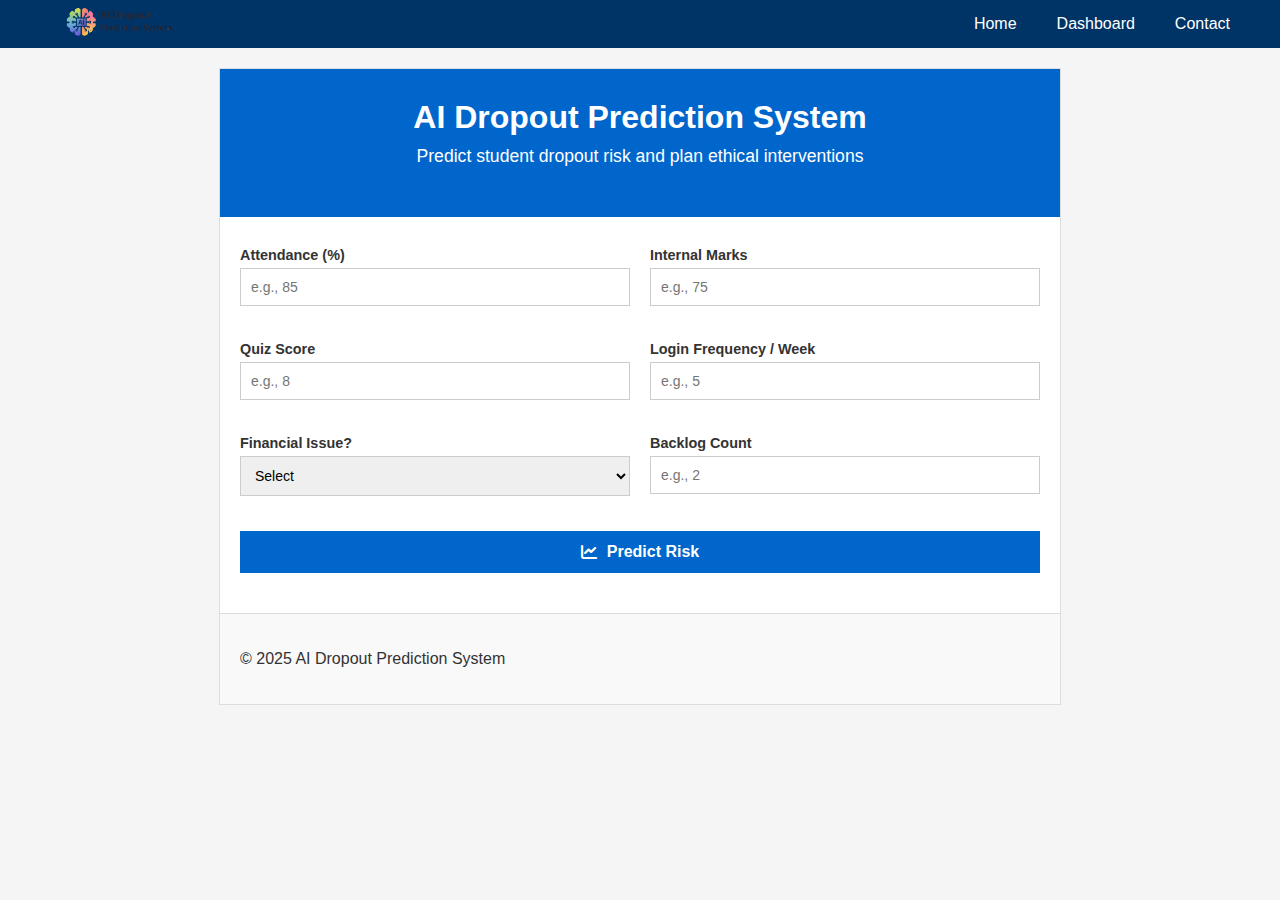
<file: frontend/index.html>
<!DOCTYPE html>
<html lang="en">
<head>
    <meta charset="UTF-8">
    <title>AI Dropout Prediction System</title>
    <meta name="viewport" content="width=device-width, initial-scale=1.0">

    <link rel="stylesheet" href="style.css">
    <link rel="stylesheet"
          href="https://cdnjs.cloudflare.com/ajax/libs/font-awesome/6.0.0/css/all.min.css">
</head>
<body>

<nav class="top-nav">
    <div class="nav-container">
        <div class="nav-logo">
            <img src="dropout.png" alt="AI Dropout System" class="nav-logo-img">
        </div>
        <ul class="nav-menu">
            <li><a href="landing.html">Home</a></li>
            <li><a href="dashboard.html">Dashboard</a></li>
            <li><a href="#contact">Contact</a></li>
        </ul>
    </div>
</nav>

<div class="container">

<header>
    <h1>AI Dropout Prediction System</h1>
    <p>Predict student dropout risk and plan ethical interventions</p>
</header>

<form id="predictForm">
    <div class="form-grid">

        <div class="form-group">
            <label>Attendance (%)</label>
            <input type="number" id="attendance" placeholder="e.g., 85" required>
        </div>

        <div class="form-group">
            <label>Internal Marks</label>
            <input type="number" id="marks" placeholder="e.g., 75" required>
        </div>

        <div class="form-group">
            <label>Quiz Score</label>
            <input type="number" id="quiz" placeholder="e.g., 8" required>
        </div>

        <div class="form-group">
            <label>Login Frequency / Week</label>
            <input type="number" id="login" placeholder="e.g., 5" required>
        </div>

        <div class="form-group">
            <label>Financial Issue?</label>
            <select id="financial" required>
                <option value="">Select</option>
                <option value="0">No</option>
                <option value="1">Yes</option>
            </select>
        </div>

        <div class="form-group">
            <label>Backlog Count</label>
            <input type="number" id="backlog" placeholder="e.g., 2" required>
        </div>

    </div>

    <button type="submit" class="btn" id="submitBtn">
        <i class="fas fa-chart-line"></i> Predict Risk
    </button>
</form>

<div id="loading" class="loading" style="display:none;">
    <i class="fas fa-spinner fa-spin"></i> Analyzing...
</div>

<div id="result" class="result"></div>

<!-- ✅ INTERVENTION SECTION -->
<div id="interventionSection" class="intervention" style="display:none;">
    <h3><i class="fas fa-hands-helping"></i> Suggested Intervention</h3>

    <select id="interventionSelect">
        <option value="">Select Intervention</option>
        <option value="Academic Counseling">Academic Counseling</option>
        <option value="Financial Aid Referral">Financial Aid Referral</option>
        <option value="Mentor Assignment">Mentor Assignment</option>
        <option value="Remedial Classes">Remedial Classes</option>
    </select>

    <button class="btn secondary" id="logBtn">
        <i class="fas fa-save"></i> Log Intervention
    </button>
</div>

<footer id="contact">
    <p>© 2025 AI Dropout Prediction System</p>
</footer>

</div>

<script src="script.js"></script>
</body>
</html>
</file>
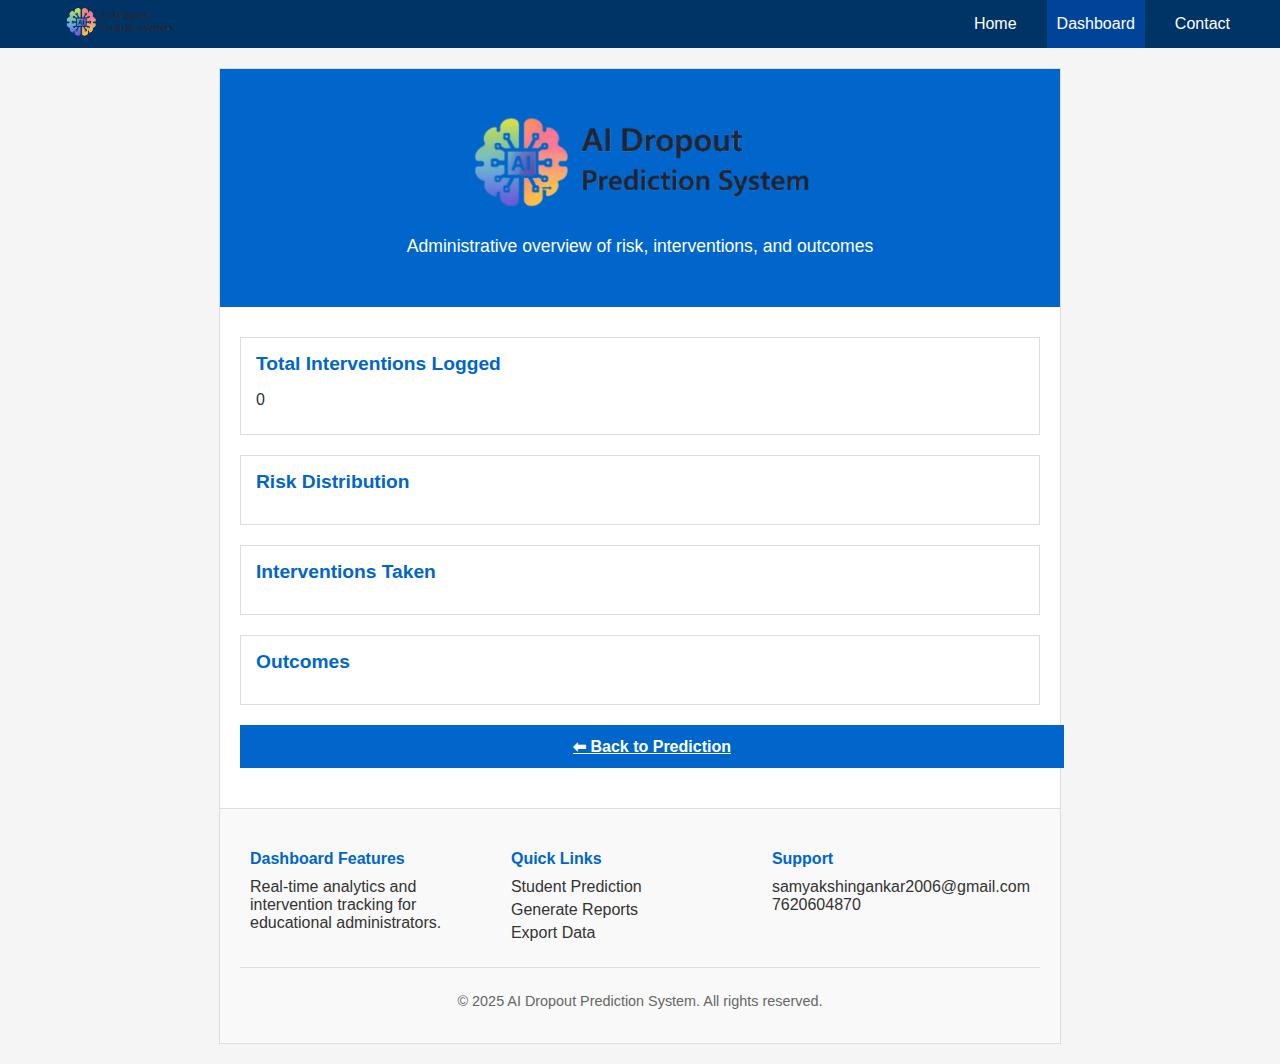
<file: frontend/dashboard.html>
<!DOCTYPE html>
<html lang="en">
<head>
    <meta charset="UTF-8">
    <title>Dropout Analytics Dashboard</title>
    <link rel="stylesheet" href="style.css">
</head>
<body>

<!-- TOP NAVIGATION -->
<nav class="top-nav">
    <div class="nav-container">
        <div class="nav-logo">
            <img src="dropout.png" alt="AI Dropout System" class="nav-logo-img">
        </div>
        <ul class="nav-menu">
            <li><a href="landing.html">Home</a></li>
            <li><a href="dashboard.html" class="active">Dashboard</a></li>
     
            <li><a href="#contact">Contact</a></li>
        </ul>
    </div>
</nav>

<div class="container">

    <header id="about">
        <h1><img src="dropout.png" alt="Dropout Analytics Dashboard" class="header-logo"></h1>
        <p>Administrative overview of risk, interventions, and outcomes</p>
    </header>

    <div class="card">
        <h2>Total Interventions Logged</h2>
        <p id="totalLogs">0</p>
    </div>

    <div class="card">
        <h2>Risk Distribution</h2>
        <ul id="riskStats"></ul>
    </div>

    <div class="card">
        <h2>Interventions Taken</h2>
        <ul id="interventionStats"></ul>
    </div>

    <div class="card">
        <h2>Outcomes</h2>
        <ul id="outcomeStats"></ul>
    </div>

    <a href="index.html" class="btn">⬅ Back to Prediction</a>

    <!-- FOOTER -->
    <footer id="contact">
        <div class="footer-content">
            <div class="footer-section">
                <h4>Dashboard Features</h4>
                <p>Real-time analytics and intervention tracking for educational administrators.</p>
            </div>
            <div class="footer-section">
                <h4>Quick Links</h4>
                <ul>
                    <li><a href="index.html">Student Prediction</a></li>
                    <li><a href="#reports">Generate Reports</a></li>
                    <li><a href="#export">Export Data</a></li>
                </ul>
            </div>
            <div class="footer-section">
                <h4>Support</h4>
                <p><i class="fas fa-envelope"></i> samyakshingankar2006@gmail.com</p>
                <p><i class="fas fa-phone"></i> 7620604870</p>
            </div>
        </div>
        <div class="footer-bottom">
            <p>&copy; 2025 AI Dropout Prediction System. All rights reserved.</p>
        </div>
    </footer>

</div>

<script src="dashboard.js"></script>
</body>
</html>
</file>
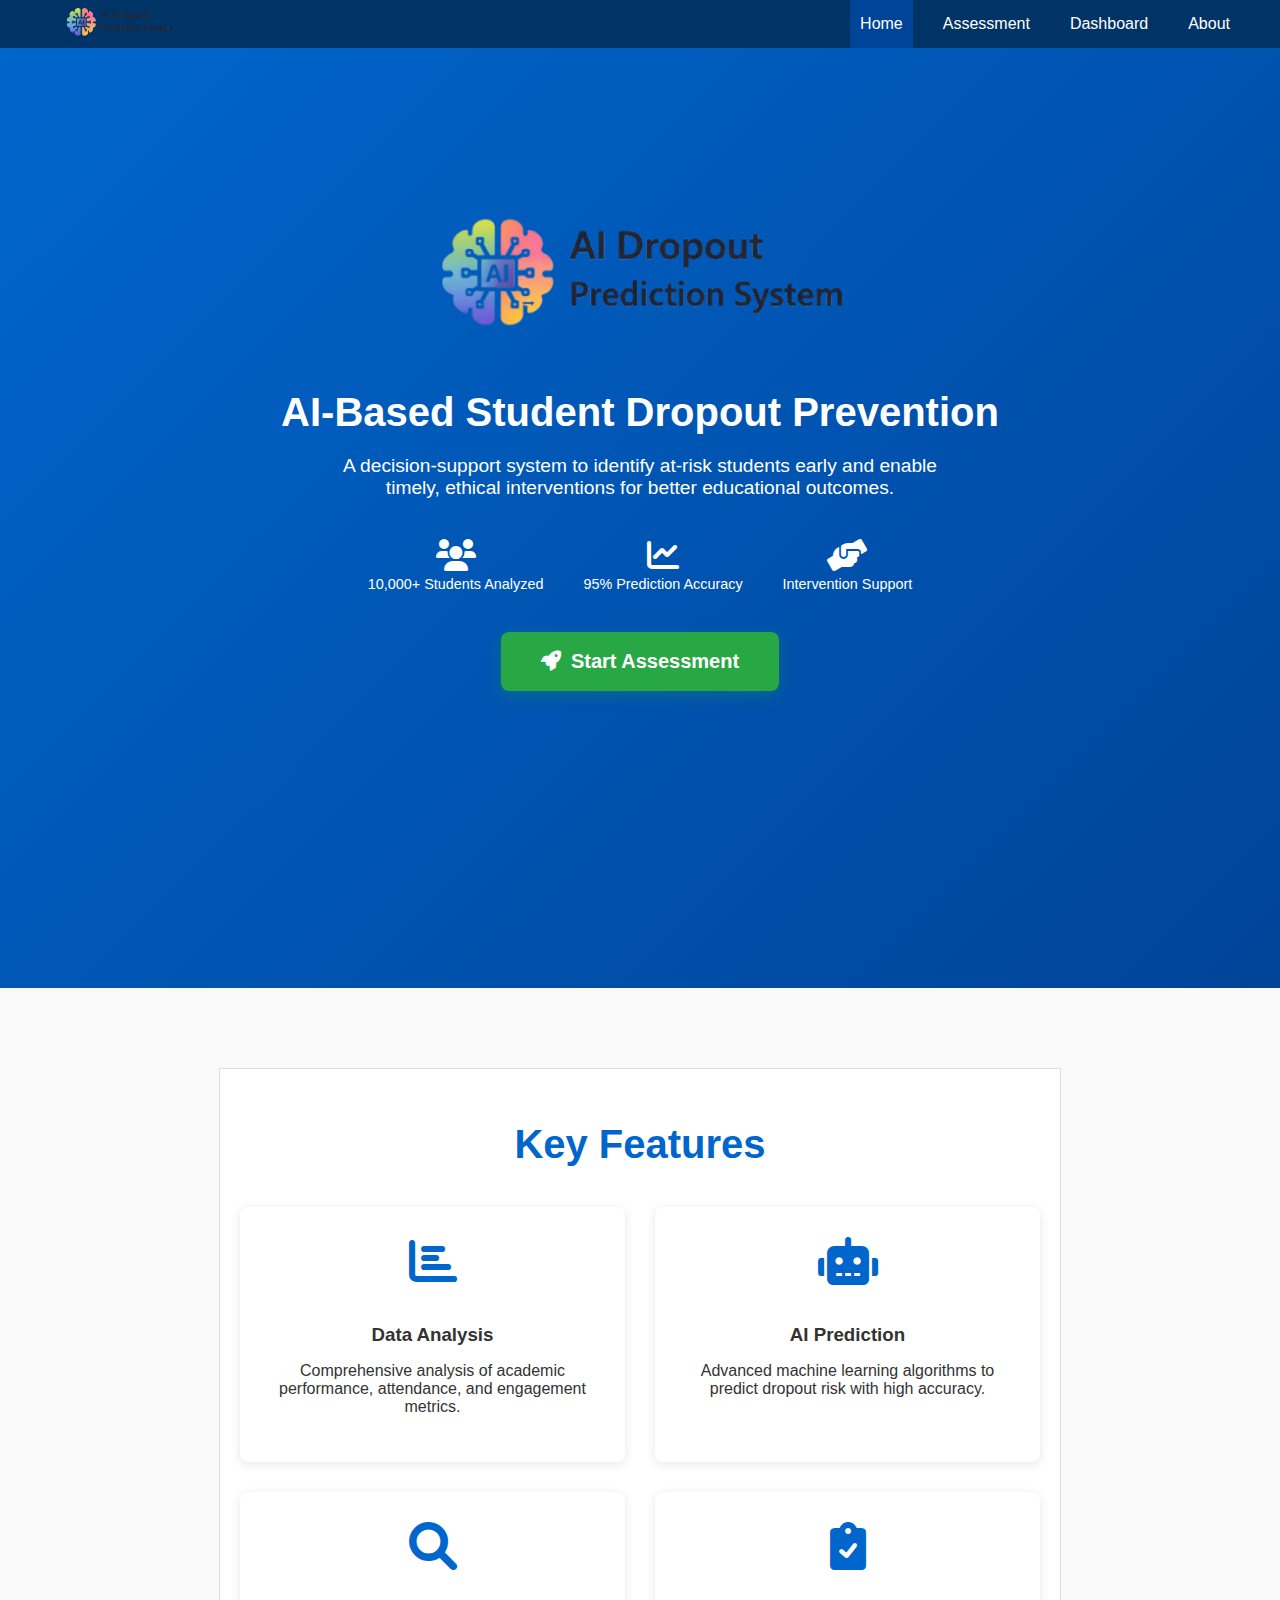
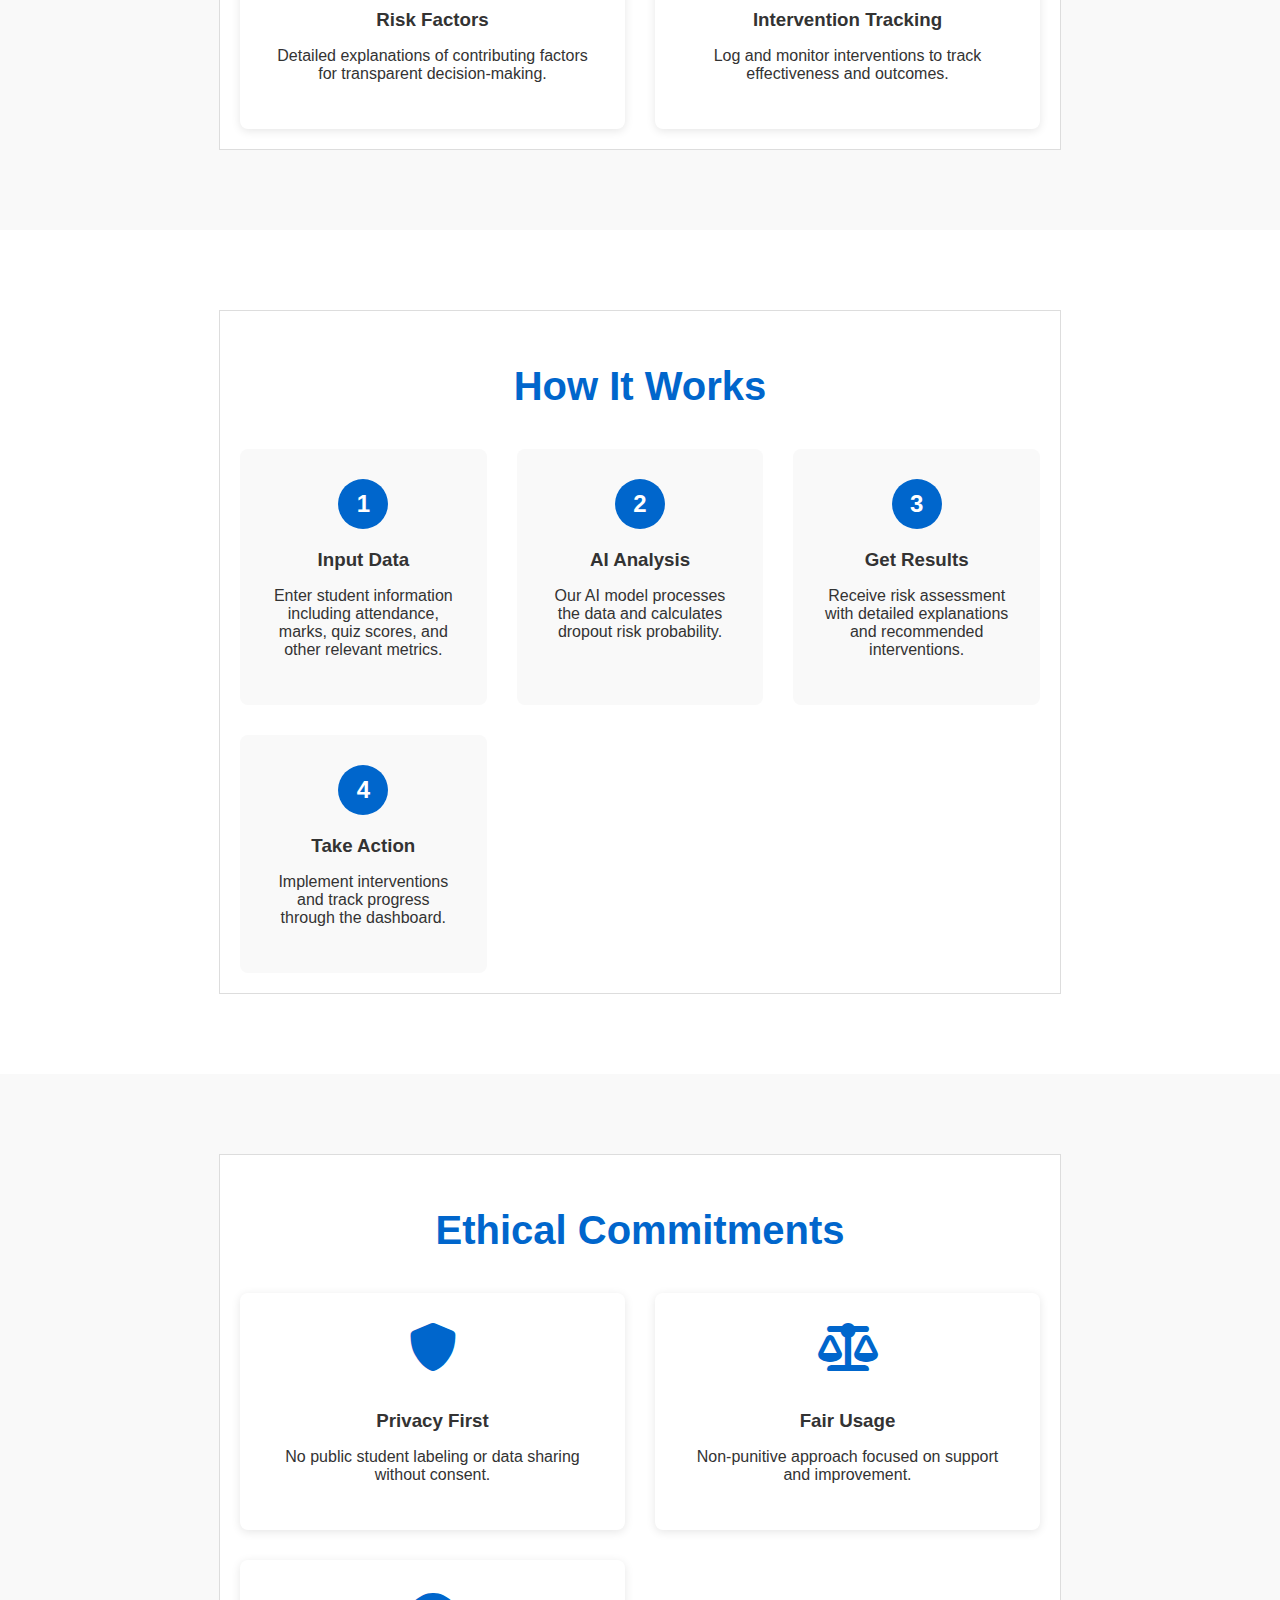
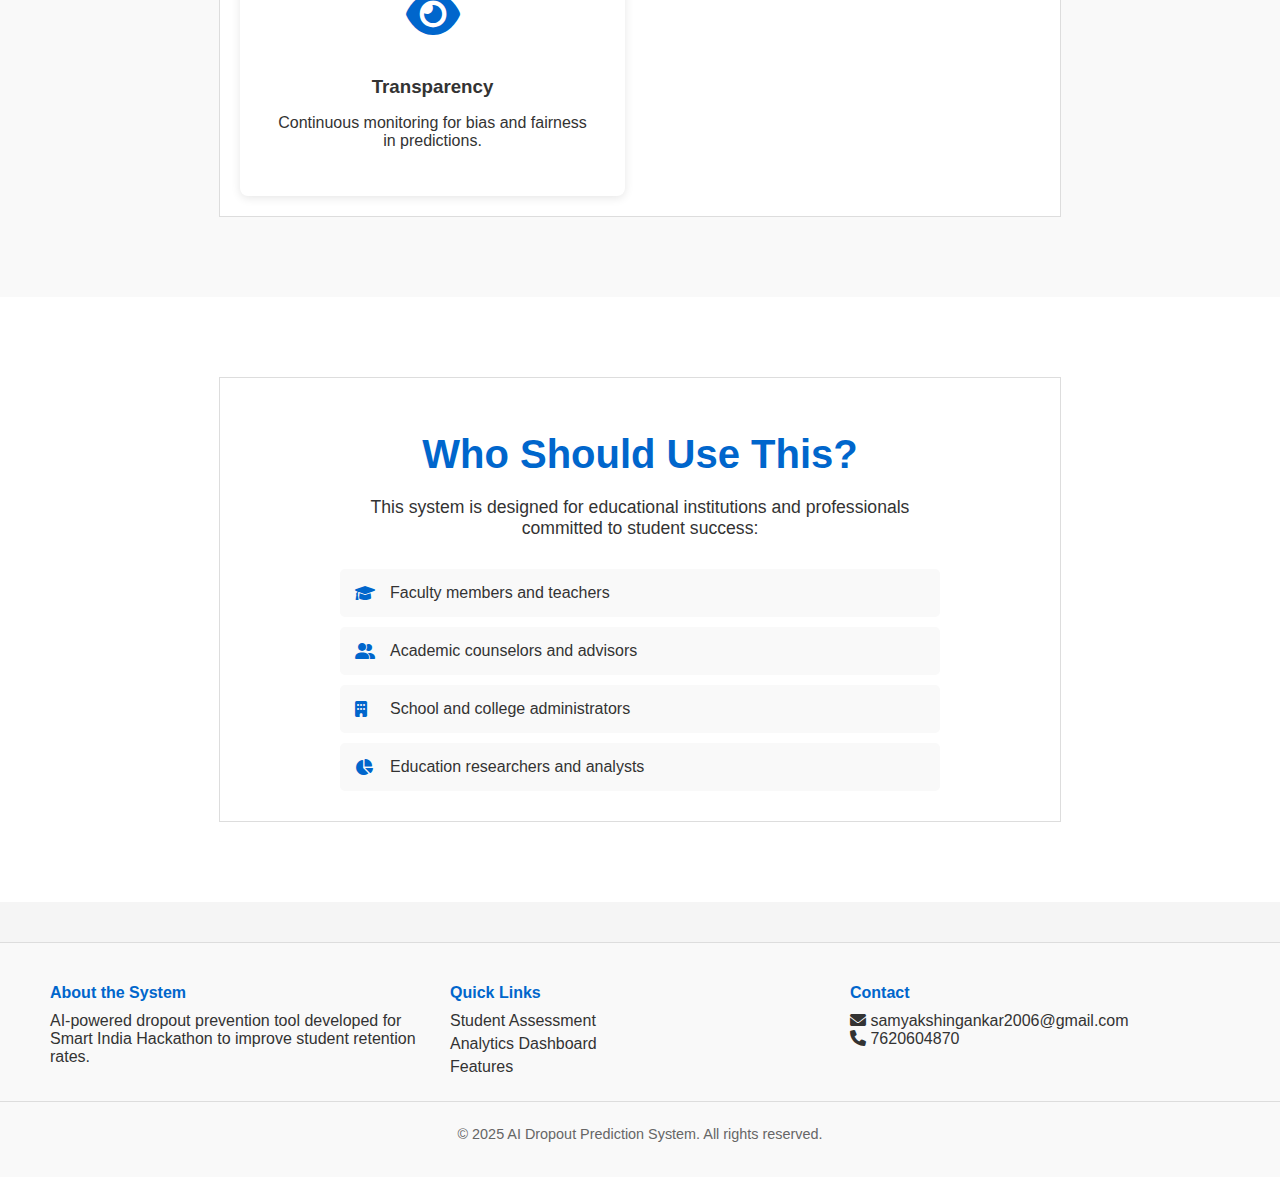
<file: frontend/landing.html>
<!DOCTYPE html>
<html lang="en">
<head>
  <meta charset="UTF-8">
  <meta name="viewport" content="width=device-width, initial-scale=1.0">
  <title>AI Dropout Prevention System</title>
  <link rel="stylesheet" href="style.css">
  <link rel="stylesheet"
        href="https://cdnjs.cloudflare.com/ajax/libs/font-awesome/6.0.0/css/all.min.css">
</head>
<body>

<!-- TOP NAVIGATION -->
<nav class="top-nav">
  <div class="nav-container">
    <div class="nav-logo">
      <img src="dropout.png" alt="AI Dropout System" class="nav-logo-img">
    </div>
    <ul class="nav-menu">
      <li><a href="landing.html" class="active">Home</a></li>
      <li><a href="index.html">Assessment</a></li>
      <li><a href="dashboard.html">Dashboard</a></li>
      <li><a href="#about">About</a></li>
    </ul>
  </div>
</nav>

<!-- HERO SECTION -->
<section class="hero">
  <div class="hero-content">
    <img src="dropout.png" alt="Student Dropout Prevention" class="hero-image">
    <h1>AI-Based Student Dropout Prevention</h1>
    <p>
      A decision-support system to identify at-risk students early
      and enable timely, ethical interventions for better educational outcomes.
    </p>
    <div class="hero-stats">
      <div class="stat">
        <i class="fas fa-users"></i>
        <span>10,000+ Students Analyzed</span>
      </div>
      <div class="stat">
        <i class="fas fa-chart-line"></i>
        <span>95% Prediction Accuracy</span>
      </div>
      <div class="stat">
        <i class="fas fa-hands-helping"></i>
        <span>Intervention Support</span>
      </div>
    </div>
    <button class="cta-btn" onclick="window.location.href='index.html'">
      <i class="fas fa-rocket"></i> Start Assessment
    </button>
  </div>
</section>

<!-- FEATURES SECTION -->
<section class="features" id="about">
  <div class="container">
    <h2>Key Features</h2>
    <div class="features-grid">
      <div class="feature-card">
        <i class="fas fa-chart-bar"></i>
        <h3>Data Analysis</h3>
        <p>Comprehensive analysis of academic performance, attendance, and engagement metrics.</p>
      </div>
      <div class="feature-card">
        <i class="fas fa-robot"></i>
        <h3>AI Prediction</h3>
        <p>Advanced machine learning algorithms to predict dropout risk with high accuracy.</p>
      </div>
      <div class="feature-card">
        <i class="fas fa-search"></i>
        <h3>Risk Factors</h3>
        <p>Detailed explanations of contributing factors for transparent decision-making.</p>
      </div>
      <div class="feature-card">
        <i class="fas fa-clipboard-check"></i>
        <h3>Intervention Tracking</h3>
        <p>Log and monitor interventions to track effectiveness and outcomes.</p>
      </div>
    </div>
  </div>
</section>

<!-- HOW IT WORKS -->
<section class="how-it-works">
  <div class="container">
    <h2>How It Works</h2>
    <div class="steps">
      <div class="step">
        <div class="step-number">1</div>
        <h3>Input Data</h3>
        <p>Enter student information including attendance, marks, quiz scores, and other relevant metrics.</p>
      </div>
      <div class="step">
        <div class="step-number">2</div>
        <h3>AI Analysis</h3>
        <p>Our AI model processes the data and calculates dropout risk probability.</p>
      </div>
      <div class="step">
        <div class="step-number">3</div>
        <h3>Get Results</h3>
        <p>Receive risk assessment with detailed explanations and recommended interventions.</p>
      </div>
      <div class="step">
        <div class="step-number">4</div>
        <h3>Take Action</h3>
        <p>Implement interventions and track progress through the dashboard.</p>
      </div>
    </div>
  </div>
</section>

<!-- ETHICS SECTION -->
<section class="ethics">
  <div class="container">
    <h2>Ethical Commitments</h2>
    <div class="ethics-grid">
      <div class="ethics-item">
        <i class="fas fa-shield-alt"></i>
        <h3>Privacy First</h3>
        <p>No public student labeling or data sharing without consent.</p>
      </div>
      <div class="ethics-item">
        <i class="fas fa-balance-scale"></i>
        <h3>Fair Usage</h3>
        <p>Non-punitive approach focused on support and improvement.</p>
      </div>
      <div class="ethics-item">
        <i class="fas fa-eye"></i>
        <h3>Transparency</h3>
        <p>Continuous monitoring for bias and fairness in predictions.</p>
      </div>
    </div>
  </div>
</section>

<!-- WHO SHOULD USE -->
<section class="audience">
  <div class="container">
    <h2>Who Should Use This?</h2>
    <p>
      This system is designed for educational institutions and professionals committed to student success:
    </p>
    <ul class="audience-list">
      <li><i class="fas fa-graduation-cap"></i> Faculty members and teachers</li>
      <li><i class="fas fa-user-friends"></i> Academic counselors and advisors</li>
      <li><i class="fas fa-building"></i> School and college administrators</li>
      <li><i class="fas fa-chart-pie"></i> Education researchers and analysts</li>
    </ul>
  </div>
</section>

<!-- FOOTER -->
<footer id="contact">
  <div class="footer-content">
    <div class="footer-section">
      <h4>About the System</h4>
      <p>AI-powered dropout prevention tool developed for Smart India Hackathon to improve student retention rates.</p>
    </div>
    <div class="footer-section">
      <h4>Quick Links</h4>
      <ul>
        <li><a href="index.html">Student Assessment</a></li>
        <li><a href="dashboard.html">Analytics Dashboard</a></li>
        <li><a href="#features">Features</a></li>
      </ul>
    </div>
    <div class="footer-section">
      <h4>Contact</h4>
      <p><i class="fas fa-envelope"></i> samyakshingankar2006@gmail.com</p>
      <p><i class="fas fa-phone"></i> 7620604870</p>
    </div>
  </div>
  <div class="footer-bottom">
    <p>&copy; 2025 AI Dropout Prediction System. All rights reserved.</p>
  </div>
</footer>

</body>
</html>
</file>
<file: frontend/style.css>
/* TOP NAVIGATION */
.top-nav {
    background: #003366;
    color: white;
    padding: 0;
    position: sticky;
    top: 0;
    z-index: 1000;
}

.nav-container {
    max-width: 1200px;
    margin: 0 auto;
    display: flex;
    justify-content: space-between;
    align-items: center;
    padding: 0 20px;
}

.nav-logo {
    font-size: 1.2em;
    font-weight: bold;
}

.nav-logo-img {
    height: 40px;
    width: auto;
}

.nav-logo i {
    margin-right: 10px;
}

.nav-menu {
    list-style: none;
    display: flex;
    margin: 0;
    padding: 0;
}

.nav-menu li {
    margin-left: 20px;
}

.nav-menu a {
    color: white;
    text-decoration: none;
    padding: 15px 10px;
    display: block;
    transition: background 0.3s;
}

.nav-menu a:hover, .nav-menu a.active {
    background: #004499;
}

body {
    font-family: 'Arial', sans-serif;
    background: #f5f5f5;
    margin: 0;
    padding: 0;
    min-height: 100vh;
    color: #333;
}

.container {
    width: 90%;
    max-width: 800px;
    background: white;
    margin: 20px auto;
    padding: 20px;
    border: 1px solid #ddd;
    text-align: left;
}

header {
    background: #0066cc;
    color: white;
    padding: 30px 20px;
    text-align: center;
    margin: -20px -20px 30px -20px;
}

header h1 {
    margin: 0 0 10px 0;
    font-size: 2em;
    font-weight: bold;
}

header h1 i {
    margin-right: 10px;
}

header p {
    margin: 0 0 20px 0;
    font-size: 1.1em;
}

.hero-stats {
    display: flex;
    justify-content: space-around;
    margin-top: 20px;
}

.stat {
    text-align: center;
    flex: 1;
}

.stat i {
    display: block;
    font-size: 2em;
    margin-bottom: 5px;
}

.stat span {
    font-size: 0.9em;
    display: block;
}

.form-group {
    margin-bottom: 15px;
    text-align: left;
}

label {
    display: block;
    margin-bottom: 5px;
    color: #333;
    font-weight: bold;
    font-size: 0.9em;
}

label i {
    margin-right: 8px;
    color: #0066cc;
    width: 16px;
}

input, select {
    width: 100%;
    padding: 10px;
    margin: 0;
    border: 1px solid #ccc;
    border-radius: 0;
    font-size: 14px;
    box-sizing: border-box;
}

input:focus, select:focus {
    outline: none;
    border-color: #0066cc;
}

/* FORM GRID LAYOUT */
.container .form-grid {
    display: grid;
    grid-template-columns: 1fr 1fr;
    gap: 20px;
}

@media (max-width: 768px) {
    .container .form-grid {
        grid-template-columns: 1fr;
    }
}

.btn {
    width: 100%;
    padding: 12px;
    background: #0066cc;
    color: white;
    border: none;
    border-radius: 0;
    cursor: pointer;
    font-size: 16px;
    font-weight: bold;
    margin-top: 20px;
    display: flex;
    align-items: center;
    justify-content: center;
    gap: 10px;
}

.btn:hover {
    background: #004499;
}

.btn:active {
    background: #003366;
}

.btn:disabled {
    background: #ccc;
    cursor: not-allowed;
}

.btn.secondary {
    width: auto;
    background: #f0f0f0;
    color: #333;
    border: 1px solid #ccc;
}

.btn.secondary:hover {
    background: #e0e0e0;
}

.loading {
    margin-top: 20px;
    font-size: 16px;
    color: #0066cc;
}

.loading i {
    margin-right: 10px;
}

.result {
    margin-top: 20px;
    padding: 15px;
    border: 1px solid #ddd;
    font-weight: bold;
    font-size: 16px;
    display: none;
}

.result.low-risk {
    background: #e8f5e8;
    color: #2e7d32;
}

.result.medium-risk {
    background: #fff8e1;
    color: #f57c00;
}

.result.high-risk {
    background: #ffebee;
    color: #c62828;
}

.intervention {
    margin-top: 20px;
    padding: 15px;
    border: 1px solid #ddd;
    background: #f9f9f9;
}

.intervention h3 {
    margin-top: 0;
    color: #0066cc;
}

footer {
    margin-top: 40px;
    padding-top: 20px;
    border-top: 1px solid #ddd;
    background: #f9f9f9;
    padding: 20px;
    margin: 40px -20px -20px -20px;
}

.footer-content {
    display: flex;
    justify-content: space-between;
    max-width: 1200px;
    margin: 0 auto;
}

.footer-section {
    flex: 1;
    margin: 0 10px;
}

.footer-section h4 {
    color: #0066cc;
    margin-bottom: 10px;
}

.footer-section p, .footer-section ul {
    margin: 0;
    padding: 0;
    list-style: none;
}

.footer-section ul li {
    margin-bottom: 5px;
}

.footer-section a {
    color: #333;
    text-decoration: none;
}

.footer-section a:hover {
    text-decoration: underline;
}

.footer-bottom {
    text-align: center;
    margin-top: 20px;
    padding-top: 10px;
    border-top: 1px solid #ddd;
    color: #666;
    font-size: 0.9em;
}

.card {
    background: white;
    border: 1px solid #ddd;
    margin-bottom: 20px;
    padding: 15px;
}

.card h2 {
    margin-top: 0;
    color: #0066cc;
    font-size: 1.2em;
}

.card p, .card ul {
    margin: 10px 0;
}

/* HEADER LOGO */
.header-logo {
    max-width: 500px;
    height: auto;
    display: block;
    margin: 0 auto;
}

/* RESPONSIVE DESIGN */
@media (max-width: 768px) {
    .nav-container {
        flex-direction: column;
        padding: 10px 20px;
    }

    .nav-menu {
        margin-top: 10px;
    }

    .nav-menu li {
        margin-left: 10px;
    }

    .hero-stats {
        flex-direction: column;
    }

    .stat {
        margin-bottom: 15px;
    }

    .footer-content {
        flex-direction: column;
    }

    .footer-section {
        margin: 10px 0;
    }
}

/* LANDING PAGE SPECIFIC STYLES */
.hero {
    background: linear-gradient(135deg, #0066cc 0%, #004499 100%);
    color: white;
    min-height: 100vh;
    display: flex;
    align-items: center;
    justify-content: center;
    text-align: center;
    padding: 20px;
}

.hero-content {
    max-width: 800px;
    width: 100%;
}

.hero-image {
    max-width: 300px;
    height: auto;
    margin-bottom: 20px;
}

.hero-content h1 {
    font-size: 2.5em;
    margin-bottom: 20px;
    font-weight: bold;
    white-space: nowrap;
}

.hero-content p {
    font-size: 1.2em;
    margin-bottom: 40px;
    max-width: 600px;
    margin-left: auto;
    margin-right: auto;
}

.hero .hero-stats {
    display: flex;
    justify-content: center;
    margin-bottom: 40px;
}

.hero .stat {
    margin: 0 20px;
    flex: none;
}

.hero .btn {
    width: auto;
    padding: 15px 30px;
    font-size: 18px;
}

.features {
    padding: 60px 20px;
    background: #f9f9f9;
}

.features h2 {
    text-align: center;
    color: #0066cc;
    margin-bottom: 40px;
    font-size: 2.5em;
}

.features-grid {
    display: grid;
    grid-template-columns: repeat(auto-fit, minmax(250px, 1fr));
    gap: 30px;
    max-width: 1200px;
    margin: 0 auto;
}

.feature-card {
    background: white;
    padding: 30px;
    border-radius: 8px;
    box-shadow: 0 2px 10px rgba(0,0,0,0.1);
    text-align: center;
    transition: transform 0.3s;
}

.feature-card:hover {
    transform: translateY(-5px);
}

.feature-card i {
    font-size: 3em;
    color: #0066cc;
    margin-bottom: 20px;
}

.feature-card h3 {
    color: #333;
    margin-bottom: 15px;
}

.how-it-works {
    padding: 60px 20px;
    background: white;
}

.how-it-works h2 {
    text-align: center;
    color: #0066cc;
    margin-bottom: 40px;
    font-size: 2.5em;
}

.steps {
    display: grid;
    grid-template-columns: repeat(auto-fit, minmax(200px, 1fr));
    gap: 30px;
    max-width: 1200px;
    margin: 0 auto;
}

.step {
    text-align: center;
    padding: 30px;
    background: #f9f9f9;
    border-radius: 8px;
}

.step-number {
    width: 50px;
    height: 50px;
    background: #0066cc;
    color: white;
    border-radius: 50%;
    display: flex;
    align-items: center;
    justify-content: center;
    font-size: 1.5em;
    font-weight: bold;
    margin: 0 auto 20px;
}

.step h3 {
    color: #333;
    margin-bottom: 15px;
}

.ethics {
    padding: 60px 20px;
    background: #f9f9f9;
}

.ethics h2 {
    text-align: center;
    color: #0066cc;
    margin-bottom: 40px;
    font-size: 2.5em;
}

.ethics-grid {
    display: grid;
    grid-template-columns: repeat(auto-fit, minmax(250px, 1fr));
    gap: 30px;
    max-width: 1200px;
    margin: 0 auto;
}

.ethics-item {
    text-align: center;
    padding: 30px;
    background: white;
    border-radius: 8px;
    box-shadow: 0 2px 10px rgba(0,0,0,0.1);
}

.ethics-item i {
    font-size: 3em;
    color: #0066cc;
    margin-bottom: 20px;
}

.ethics-item h3 {
    color: #333;
    margin-bottom: 15px;
}

.audience {
    padding: 60px 20px;
    background: white;
}

.audience h2 {
    text-align: center;
    color: #0066cc;
    margin-bottom: 20px;
    font-size: 2.5em;
}

.audience p {
    text-align: center;
    font-size: 1.1em;
    margin-bottom: 30px;
    max-width: 600px;
    margin-left: auto;
    margin-right: auto;
}

.audience-list {
    max-width: 600px;
    margin: 0 auto;
    list-style: none;
    padding: 0;
}

.audience-list li {
    padding: 15px;
    background: #f9f9f9;
    margin-bottom: 10px;
    border-radius: 5px;
    display: flex;
    align-items: center;
}

.audience-list li i {
    color: #0066cc;
    margin-right: 15px;
    width: 20px;
}

/* CTA BUTTON */
.cta-btn {
    width: auto;
    padding: 18px 40px;
    background: #28a745;
    color: white;
    border: none;
    border-radius: 8px;
    cursor: pointer;
    font-size: 20px;
    font-weight: bold;
    transition: all 0.3s ease;
    display: inline-flex;
    align-items: center;
    justify-content: center;
    gap: 10px;
    margin: 0 auto;
    box-shadow: 0 4px 15px rgba(40, 167, 69, 0.3);
}

.cta-btn:hover {
    background: #218838;
    transform: translateY(-2px);
    box-shadow: 0 6px 20px rgba(40, 167, 69, 0.4);
}

.cta-btn:active {
    transform: translateY(0);
}

/* LANDING PAGE SPECIFIC STYLES */
.hero-image {
    max-width: 600px;
    height: auto;
    margin-bottom: 10px;
    margin-top: -180px;
}
</file>
